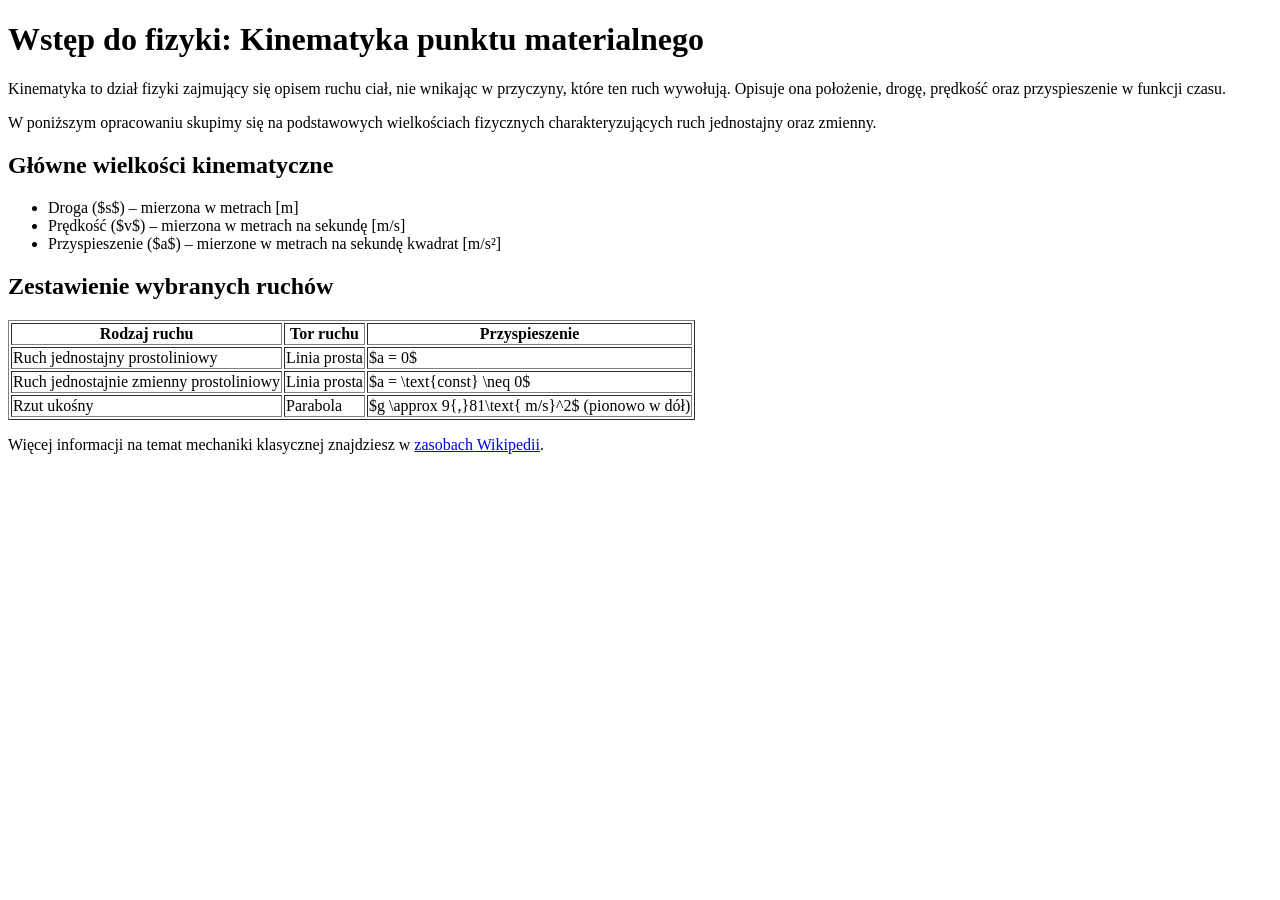
<file: 06_sol_www/01_sol/index.html>
<!DOCTYPE html>
<html lang="pl">
<head>
    <meta charset="UTF-8">
    <title>Zadanie 1 - Podstawowa strona HTML</title>
</head>
<body>
    <header>
        <h1>Wstęp do fizyki: Kinematyka punktu materialnego</h1>
    </header>

    <main>
        <p>Kinematyka to dział fizyki zajmujący się opisem ruchu ciał, nie wnikając w przyczyny, które ten ruch wywołują. Opisuje ona położenie, drogę, prędkość oraz przyspieszenie w funkcji czasu.</p>
        <p>W poniższym opracowaniu skupimy się na podstawowych wielkościach fizycznych charakteryzujących ruch jednostajny oraz zmienny.</p>

        <h2>Główne wielkości kinematyczne</h2>
        <ul>
            <li>Droga ($s$) – mierzona w metrach [m]</li>
            <li>Prędkość ($v$) – mierzona w metrach na sekundę [m/s]</li>
            <li>Przyspieszenie ($a$) – mierzone w metrach na sekundę kwadrat [m/s²]</li>
        </ul>

        <h2>Zestawienie wybranych ruchów</h2>
        <table border="1">
            <thead>
                <tr>
                    <th>Rodzaj ruchu</th>
                    <th>Tor ruchu</th>
                    <th>Przyspieszenie</th>
                </tr>
            </thead>
            <tbody>
                <tr>
                    <td>Ruch jednostajny prostoliniowy</td>
                    <td>Linia prosta</td>
                    <td>$a = 0$</td>
                </tr>
                <tr>
                    <td>Ruch jednostajnie zmienny prostoliniowy</td>
                    <td>Linia prosta</td>
                    <td>$a = \text{const} \neq 0$</td>
                </tr>
                <tr>
                    <td>Rzut ukośny</td>
                    <td>Parabola</td>
                    <td>$g \approx 9{,}81\text{ m/s}^2$ (pionowo w dół)</td>
                </tr>
            </tbody>
        </table>

        <p>Więcej informacji na temat mechaniki klasycznej znajdziesz w <a href="https://pl.wikipedia.org/wiki/Mechanika_klasyczna" target="_blank">zasobach Wikipedii</a>.</p>
    </main>
</body>
</html>
</file>
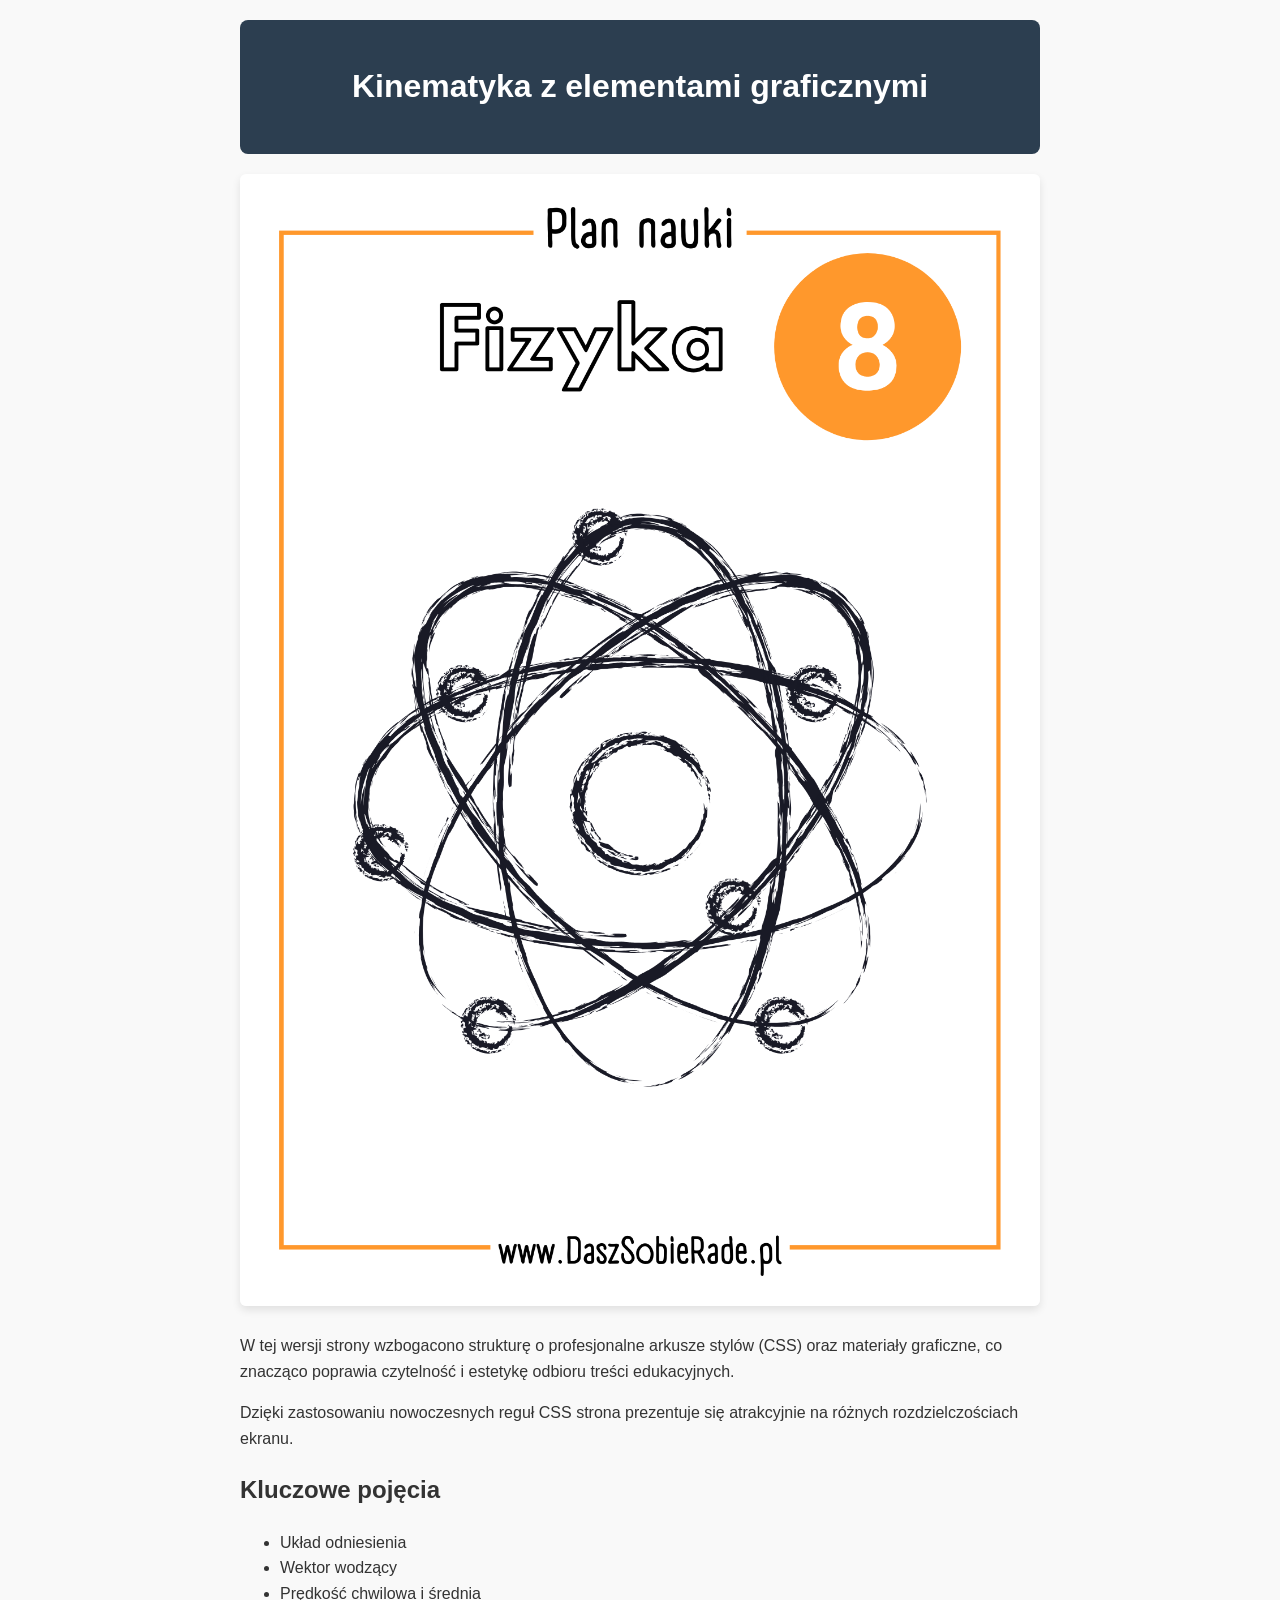
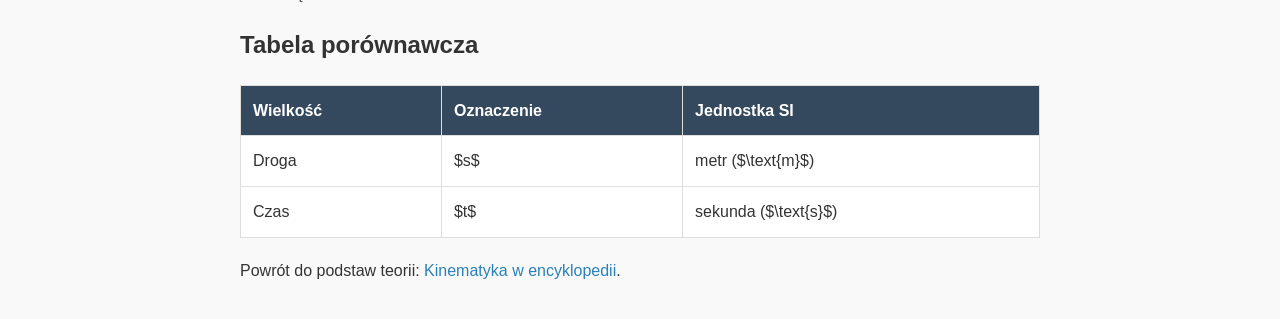
<file: 06_sol_www/02_sol/index.html>
<!DOCTYPE html>
<html lang="pl">
<head>
    <meta charset="UTF-8">
    <title>Zadanie 2 - Strona z arkuszem stylów i obrazem</title>
    <link rel="stylesheet" href="style.css">
</head>
<body>
    <header>
        <h1>Kinematyka z elementami graficznymi</h1>
    </header>

    <main>
        <div class="illustration">
            <img src="images/fizyka.png" alt="Ilustracja fizyczna">
        </div>

        <p>W tej wersji strony wzbogacono strukturę o profesjonalne arkusze stylów (CSS) oraz materiały graficzne, co znacząco poprawia czytelność i estetykę odbioru treści edukacyjnych.</p>
        <p>Dzięki zastosowaniu nowoczesnych reguł CSS strona prezentuje się atrakcyjnie na różnych rozdzielczościach ekranu.</p>

        <h2>Kluczowe pojęcia</h2>
        <ul>
            <li>Układ odniesienia</li>
            <li>Wektor wodzący</li>
            <li>Prędkość chwilowa i średnia</li>
        </ul>

        <h2>Tabela porównawcza</h2>
        <table>
            <tr>
                <th>Wielkość</th>
                <th>Oznaczenie</th>
                <th>Jednostka SI</th>
            </tr>
            <tr>
                <td>Droga</td>
                <td>$s$</td>
                <td>metr ($\text{m}$)</td>
            </tr>
            <tr>
                <td>Czas</td>
                <td>$t$</td>
                <td>sekunda ($\text{s}$)</td>
            </tr>
        </table>

        <p>Powrót do podstaw teorii: <a href="https://pl.wikipedia.org/wiki/Kinematyka" target="_blank">Kinematyka w encyklopedii</a>.</p>
    </main>
</body>
</html>
</file>
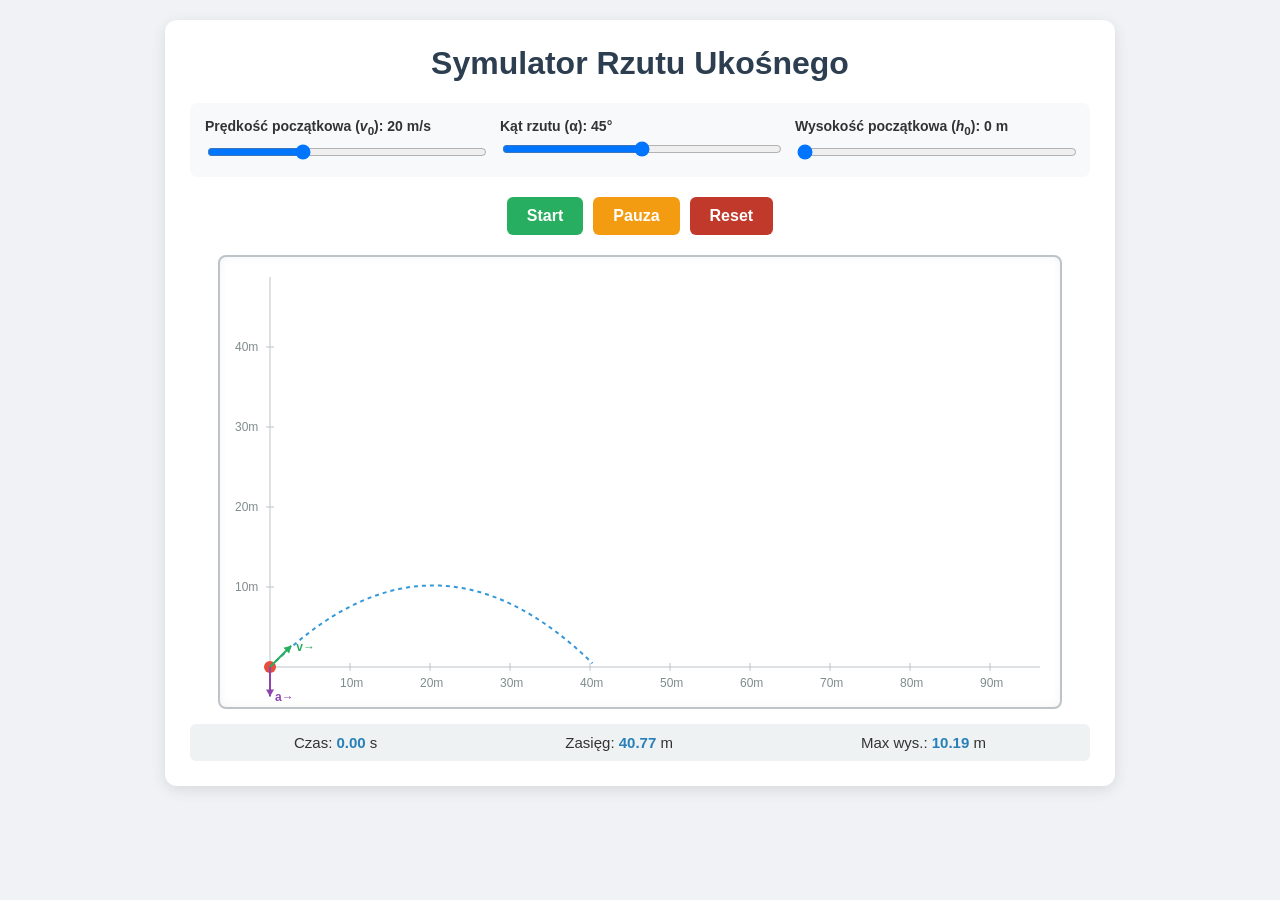
<file: 06_sol_www/03_sol/index.html>
<!DOCTYPE html>
<html lang="pl">
<head>
    <meta charset="UTF-8">
    <title>Symulator Rzutu Ukośnego</title>
    <style>
        body {
            font-family: 'Segoe UI', Tahoma, Geneva, Verdana, sans-serif;
            background: #f0f2f5;
            margin: 0;
            padding: 20px;
            color: #333;
        }
        .container {
            max-width: 900px;
            margin: 0 auto;
            background: white;
            padding: 25px;
            border-radius: 12px;
            box-shadow: 0 4px 15px rgba(0,0,0,0.1);
        }
        h1 {
            text-align: center;
            color: #2c3e50;
            margin-top: 0;
        }
        .controls {
            display: grid;
            grid-template-columns: repeat(auto-fit, minmax(250px, 1fr));
            gap: 15px;
            margin-bottom: 20px;
            background: #f8f9fa;
            padding: 15px;
            border-radius: 8px;
        }
        .control-group {
            display: flex;
            flex-direction: column;
        }
        .control-group label {
            font-weight: 600;
            margin-bottom: 5px;
            font-size: 14px;
        }
        .control-group input[type="range"] {
            width: 100%;
        }
        .buttons {
            display: flex;
            gap: 10px;
            justify-content: center;
            margin-bottom: 20px;
        }
        button {
            padding: 10px 20px;
            font-size: 16px;
            font-weight: 600;
            border: none;
            border-radius: 6px;
            cursor: pointer;
            transition: background 0.2s;
        }
        #startBtn { background: #27ae60; color: white; }
        #startBtn:hover { background: #219653; }
        #pauseBtn { background: #f39c12; color: white; }
        #pauseBtn:hover { background: #d68910; }
        #resetBtn { background: #c0392b; color: white; }
        #resetBtn:hover { background: #962d22; }

        canvas {
            display: block;
            background: #ffffff;
            border: 2px solid #bdc3c7;
            border-radius: 8px;
            margin: 0 auto;
            box-shadow: inset 0 0 10px rgba(0,0,0,0.05);
        }
        .stats {
            display: flex;
            justify-content: space-around;
            margin-top: 15px;
            font-size: 15px;
            background: #eef2f3;
            padding: 10px;
            border-radius: 6px;
        }
        .stats span {
            font-weight: bold;
            color: #2980b9;
        }
    </style>
</head>
<body>
    <div class="container">
        <h1>Symulator Rzutu Ukośnego</h1>
        
        <div class="controls">
            <div class="control-group">
                <label for="v0">Prędkość początkowa (<i>v</i><sub>0</sub>): <span id="v0Val">20</span> m/s</label>
                <input type="range" id="v0" min="5" max="50" value="20" step="1">
            </div>
            <div class="control-group">
                <label for="angle">Kąt rzutu (α): <span id="angleVal">45</span>°</label>
                <input type="range" id="angle" min="0" max="90" value="45" step="1">
            </div>
            <div class="control-group">
                <label for="h0">Wysokość początkowa (<i>h</i><sub>0</sub>): <span id="h0Val">0</span> m</label>
                <input type="range" id="h0" min="0" max="50" value="0" step="1">
            </div>
        </div>

        <div class="buttons">
            <button id="startBtn">Start</button>
            <button id="pauseBtn">Pauza</button>
            <button id="resetBtn">Reset</button>
        </div>

        <canvas id="simCanvas" width="840" height="450"></canvas>

        <div class="stats">
            <div>Czas: <span id="timeStat">0.00</span> s</div>
            <div>Zasięg: <span id="rangeStat">0.00</span> m</div>
            <div>Max wys.: <span id="maxHStat">0.00</span> m</div>
        </div>
    </div>

    <script>
        const canvas = document.getElementById('simCanvas');
        const ctx = canvas.getContext('2d');

        const v0Slider = document.getElementById('v0');
        const angleSlider = document.getElementById('angle');
        const h0Slider = document.getElementById('h0');

        const v0Val = document.getElementById('v0Val');
        const angleVal = document.getElementById('angleVal');
        const h0Val = document.getElementById('h0Val');

        const timeStat = document.getElementById('timeStat');
        const rangeStat = document.getElementById('rangeStat');
        const maxHStat = document.getElementById('maxHStat');

        const startBtn = document.getElementById('startBtn');
        const pauseBtn = document.getElementById('pauseBtn');
        const resetBtn = document.getElementById('resetBtn');

        const g = 9.81; // m/s^2
        let animationId = null;
        let isRunning = false;
        let t = 0;
        let trajectory = [];

        // Skala i przesunięcie układu współrzędnych
        const scale = 8; // piksele na metr
        const originX = 50;
        const originY = canvas.height - 40;

        function getParams() {
            return {
                v0: parseFloat(v0Slider.value),
                angle: parseFloat(angleSlider.value) * Math.PI / 180,
                h0: parseFloat(h0Slider.value)
            };
        }

        function updateLabels() {
            v0Val.textContent = v0Slider.value;
            angleVal.textContent = angleSlider.value;
            h0Val.textContent = h0Slider.value;
        }

        function calculateMaxValues() {
            const { v0, angle, h0 } = getParams();
            const vx = v0 * Math.cos(angle);
            const vy = v0 * Math.sin(angle);
            
            // Czas lotu z równania kwadratowego: -0.5*g*t^2 + vy*t + h0 = 0
            const delta = vy * vy + 2 * g * h0;
            const tFlight = (vy + Math.sqrt(delta)) / g;
            const range = vx * tFlight;
            
            // Maksymalna wysokość
            let maxH = h0;
            if (vy > 0) {
                const tMaxH = vy / g;
                if (tMaxH <= tFlight) {
                    maxH = h0 + vy * tMaxH - 0.5 * g * tMaxH * tMaxH;
                }
            }

            rangeStat.textContent = range.toFixed(2);
            maxHStat.textContent = maxH.toFixed(2);
        }

        function drawGrid() {
            ctx.clearRect(0, 0, canvas.width, canvas.height);
            
            // Oś X i Y
            ctx.strokeStyle = '#bdc3c7';
            ctx.lineWidth = 1;
            ctx.beginPath();
            // Oś X
            ctx.moveTo(originX, originY);
            ctx.lineTo(canvas.width - 20, originY);
            // Oś Y
            ctx.moveTo(originX, originY);
            ctx.lineTo(originX, 20);
            ctx.stroke();

            // Podziałka co 10 metrów
            ctx.fillStyle = '#7f8c8d';
            ctx.font = '12px sans-serif';
            for (let m = 10; m * scale < canvas.width - originX - 30; m += 10) {
                let x = originX + m * scale;
                ctx.beginPath();
                ctx.moveTo(x, originY - 4);
                ctx.lineTo(x, originY + 4);
                ctx.stroke();
                ctx.fillText(m + 'm', x - 10, originY + 20);
            }

            for (let m = 10; originY - m * scale > 20; m += 10) {
                let y = originY - m * scale;
                ctx.beginPath();
                ctx.moveTo(originX - 4, y);
                ctx.lineTo(originX + 4, y);
                ctx.stroke();
                ctx.fillText(m + 'm', originX - 35, y + 4);
            }
        }

        function drawScene() {
            drawGrid();

            const { v0, angle, h0 } = getParams();
            const vx = v0 * Math.cos(angle);
            const vy = v0 * Math.sin(angle);

            // Rysowanie pełnej teoretycznej trajektorii
            ctx.strokeStyle = '#3498db';
            ctx.lineWidth = 2;
            ctx.setLineDash([4, 4]);
            ctx.beginPath();
            let started = false;
            let delta = vy * vy + 2 * g * h0;
            let tMax = (vy + Math.sqrt(delta)) / g;
            
            for (let time = 0; time <= tMax; time += 0.05) {
                let x = vx * time;
                let y = h0 + vy * time - 0.5 * g * time * time;
                let px = originX + x * scale;
                let py = originY - y * scale;
                if (!started) {
                    ctx.moveTo(px, py);
                    started = true;
                } else {
                    ctx.lineTo(px, py);
                }
            }
            ctx.stroke();
            ctx.setLineDash([]); // reset

            // Aktualna pozycja i wektory w czasie t
            let x = vx * t;
            let y = h0 + vy * t - 0.5 * g * t * t;
            let px = originX + x * scale;
            let py = originY - y * scale;

            // Rysowanie punktu (pocisk)
            ctx.fillStyle = '#e74c3c';
            ctx.beginPath();
            ctx.arc(px, py, 6, 0, 2 * Math.PI);
            ctx.fill();

            // Wektor prędkości (vX, vY w danej chwili)
            let currVx = vx;
            let currVy = vy - g * t;
            let vScaleFactor = 1.5; // skalowanie wizualne wektora
            
            drawVector(px, py, currVx * vScaleFactor, -currVy * vScaleFactor, '#27ae60', 'v');
            // Wektor przyspieszenia (stałe g pionowo w dół)
            drawVector(px, py, 0, g * vScaleFactor * 2, '#8e44ad', 'a');

            timeStat.textContent = t.toFixed(2);
        }

        function drawVector(x, y, dx, dy, color, label) {
            ctx.strokeStyle = color;
            ctx.fillStyle = color;
            ctx.lineWidth = 2;
            
            ctx.beginPath();
            ctx.moveTo(x, y);
            ctx.lineTo(x + dx, y + dy);
            ctx.stroke();

            // Strzałka
            const angle = Math.atan2(dy, dx);
            const headLength = 8;
            ctx.beginPath();
            ctx.moveTo(x + dx, y + dy);
            ctx.lineTo(x + dx - headLength * Math.cos(angle - Math.PI / 6), y + dy - headLength * Math.sin(angle - Math.PI / 6));
            ctx.lineTo(x + dx - headLength * Math.cos(angle + Math.PI / 6), y + dy - headLength * Math.sin(angle + Math.PI / 6));
            ctx.fill();

            // Etykieta wektora
            ctx.font = 'bold 12px sans-serif';
            ctx.fillText(label + '→', x + dx + 5, y + dy + 5);
        }

        function update() {
            const { v0, angle, h0 } = getParams();
            const vy = v0 * Math.sin(angle);
            const delta = vy * vy + 2 * g * h0;
            const tFlight = (vy + Math.sqrt(delta)) / g;

            if (t < tFlight && isRunning) {
                t += 0.03;
                if (t > tFlight) t = tFlight;
                drawScene();
                animationId = requestAnimationFrame(update);
            } else {
                isRunning = false;
            }
        }

        // Obsługa interfejsu
        [v0Slider, angleSlider, h0Slider].forEach(slider => {
            slider.addEventListener('input', () => {
                updateLabels();
                calculateMaxValues();
                if (!isRunning) {
                    t = 0;
                    drawScene();
                }
            });
        });

        startBtn.addEventListener('click', () => {
            const { v0, angle, h0 } = getParams();
            const vy = v0 * Math.sin(angle);
            const delta = vy * vy + 2 * g * h0;
            const tFlight = (vy + Math.sqrt(delta)) / g;

            if (t >= tFlight) {
                t = 0;
            }
            if (!isRunning) {
                isRunning = true;
                update();
            }
        });

        pauseBtn.addEventListener('click', () => {
            isRunning = false;
            cancelAnimationFrame(animationId);
        });

        resetBtn.addEventListener('click', () => {
            isRunning = false;
            cancelAnimationFrame(animationId);
            t = 0;
            drawScene();
        });

        // Inicjalizacja startowa
        updateLabels();
        calculateMaxValues();
        drawScene();
    </script>
</body>
</html>
</file>
<file: 06_sol_www/02_sol/style.css>
body {
    font-family: 'Segoe UI', Tahoma, Geneva, Verdana, sans-serif;
    line-height: 1.6;
    color: #333;
    max-width: 800px;
    margin: 0 auto;
    padding: 20px;
    background-color: #f9f9f9;
}

header {
    background: #2c3e50;
    color: #fff;
    padding: 20px;
    text-align: center;
    border-radius: 8px;
}

.illustration {
    text-align: center;
    margin: 20px 0;
}

.illustration img {
    max-width: 100%;
    height: auto;
    border-radius: 6px;
    box-shadow: 0 4px 8px rgba(0,0,0,0.1);
}

table {
    width: 100%;
    border-collapse: collapse;
    margin: 20px 0;
    background: #fff;
}

th, td {
    padding: 12px;
    border: 1px solid #ddd;
    text-align: left;
}

th {
    background-color: #34495e;
    color: white;
}

a {
    color: #2980b9;
    text-decoration: none;
}

a:hover {
    text-decoration: underline;
}
</file>
